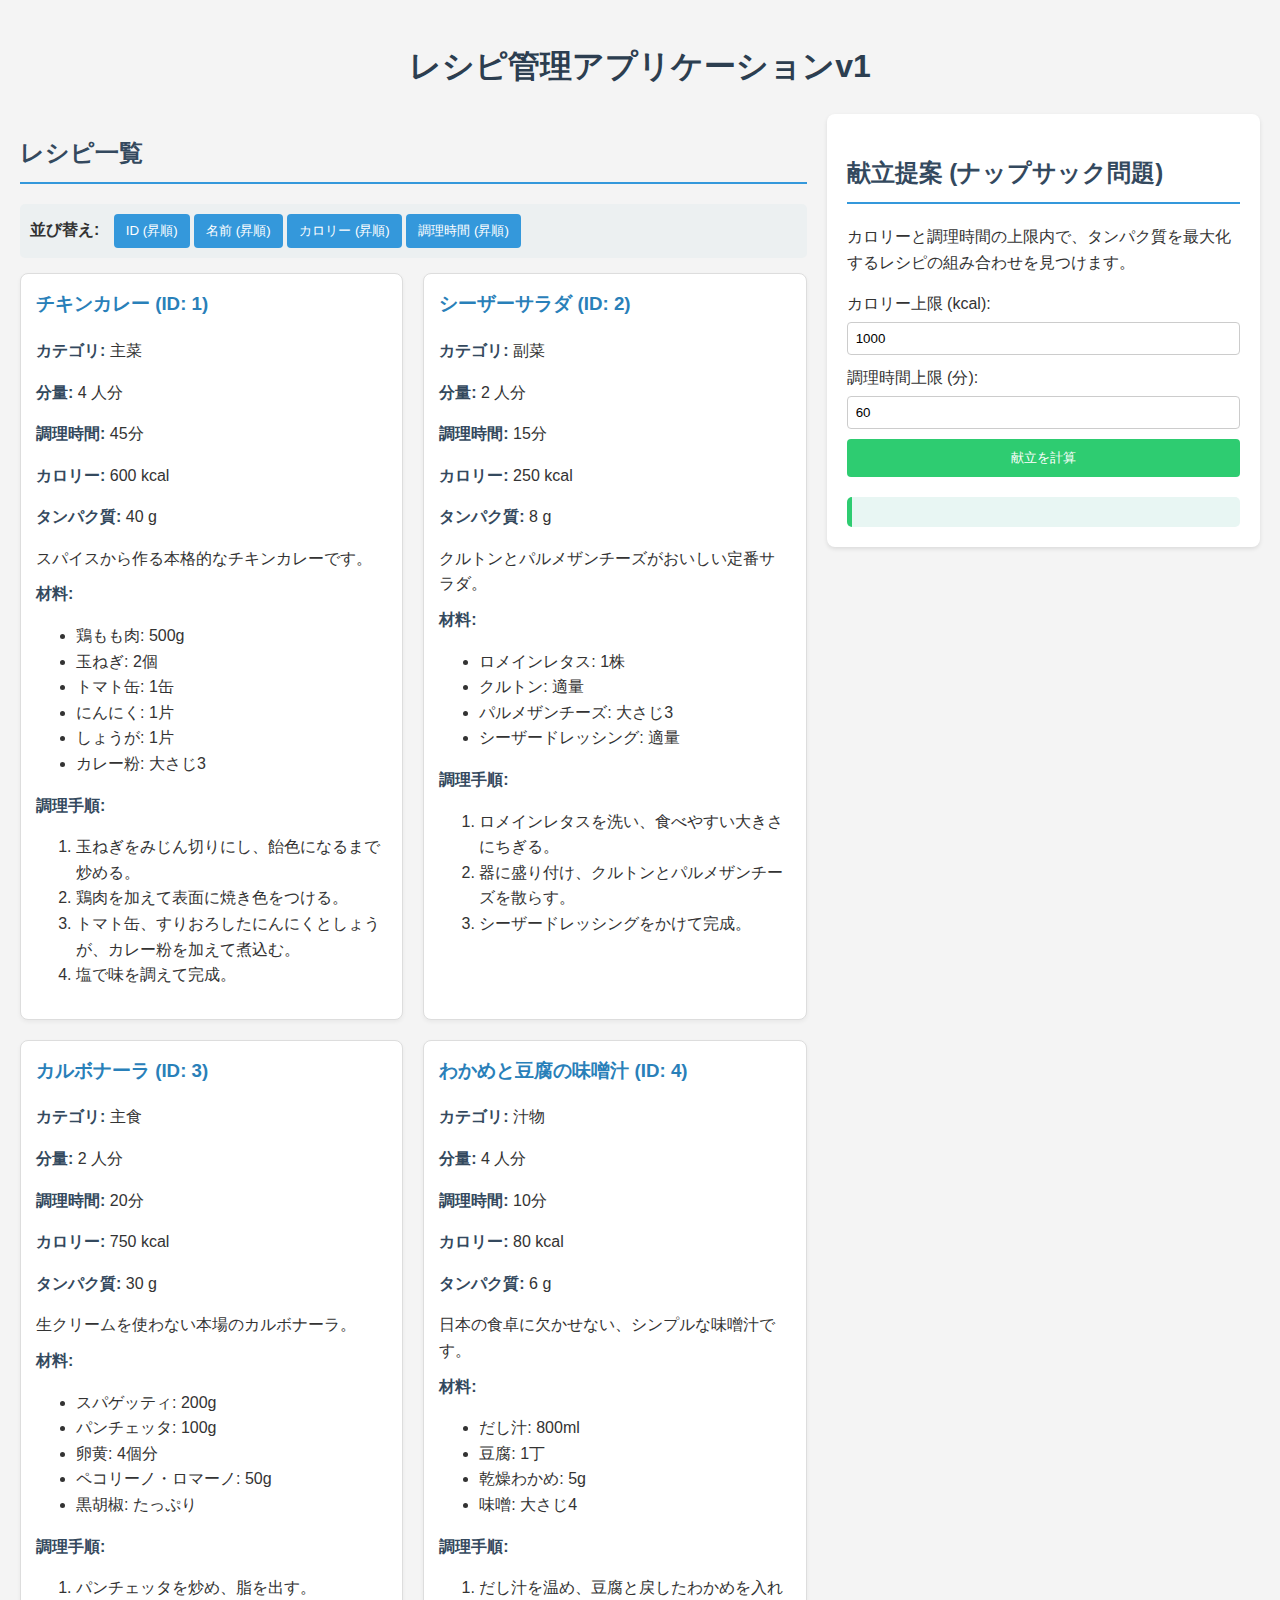
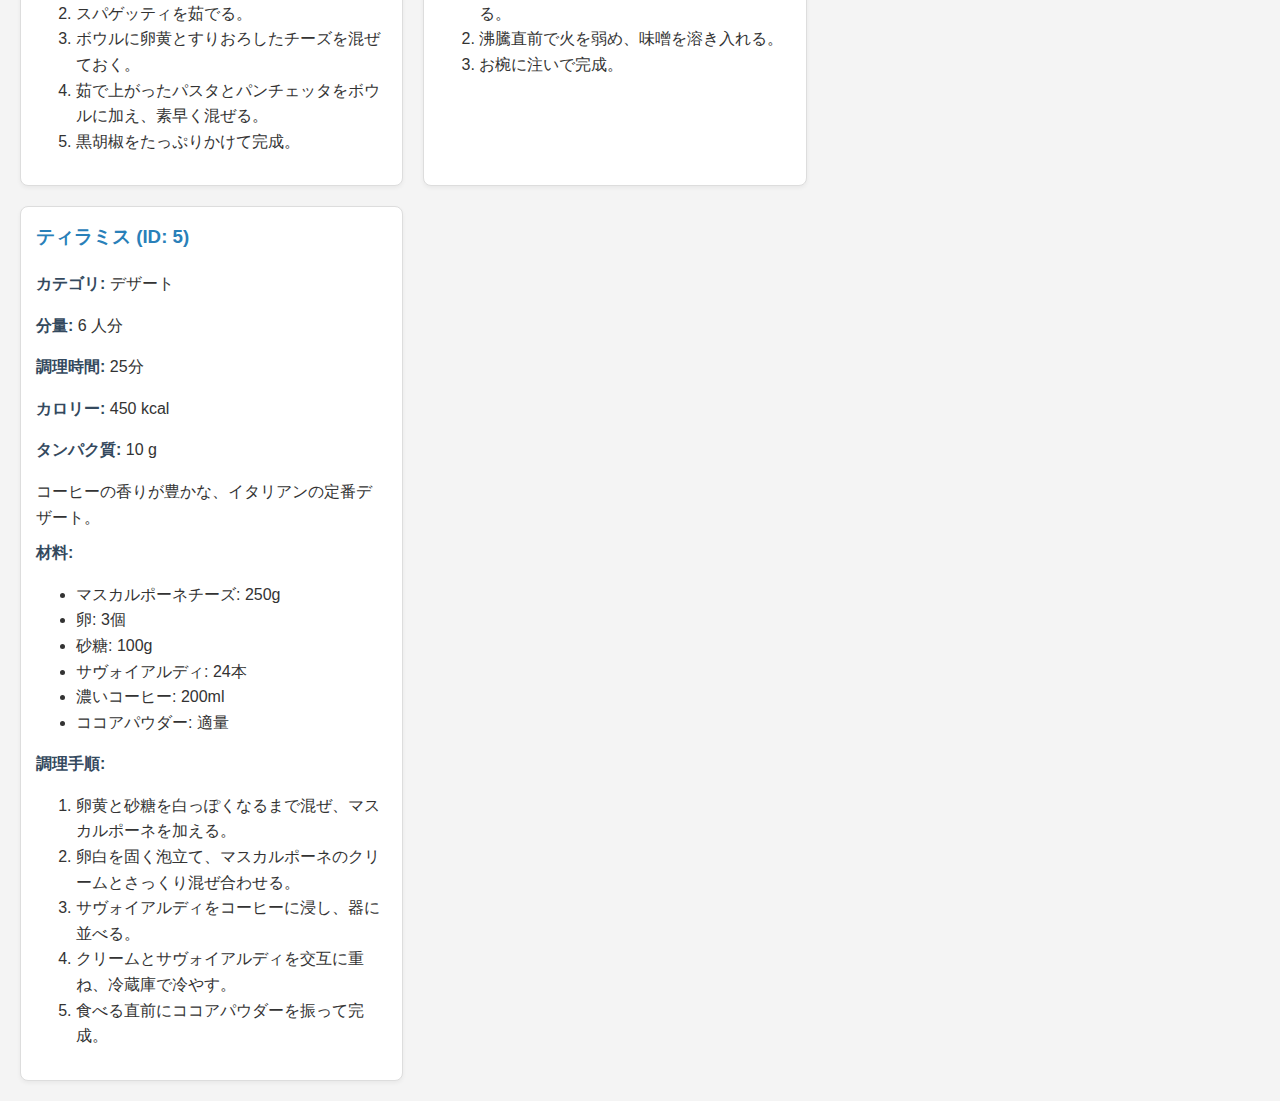
<file: index.html>
<!DOCTYPE html>
<html lang="ja">
<head>
    <meta charset="UTF-8">
    <meta name="viewport" content="width=device-width, initial-scale=1.0">
    <title>レシピ管理アプリケーションv1</title>
    <link rel="stylesheet" href="style.css">
</head>
<body>

    <h1>レシピ管理アプリケーションv1</h1>

    <div class="container">
        <!-- Part 1 & 3: Recipe Display -->
        <div class="recipe-section">
            <h2>レシピ一覧</h2>
            <div class="controls">
                <span>並び替え:</span>
                <button id="sort-id-asc">ID (昇順)</button>
                <button id="sort-name-asc">名前 (昇順)</button>
                <button id="sort-calories-asc">カロリー (昇順)</button>
                <button id="sort-cookingTime-asc">調理時間 (昇順)</button>
            </div>
            <div id="recipe-list" class="recipe-list-container"></div>
        </div>

        <!-- Part 2: Knapsack Problem -->
        <div class="knapsack-section">
            <h2>献立提案 (ナップサック問題)</h2>
            <p>カロリーと調理時間の上限内で、タンパク質を最大化するレシピの組み合わせを見つけます。</p>
            <form id="knapsack-form">
                <div>
                    <label for="maxCalories">カロリー上限 (kcal):</label>
                    <input type="number" id="maxCalories" value="1000" required>
                </div>
                <div>
                    <label for="maxCookingTime">調理時間上限 (分):</label>
                    <input type="number" id="maxCookingTime" value="60" required>
                </div>
                <button type="submit">献立を計算</button>
            </form>
            <div id="knapsack-result" class="knapsack-result-container"></div>
        </div>
    </div>

    <script src="algorithms.js"></script>
    <script src="app.js"></script>

</body>
</html>
</file>
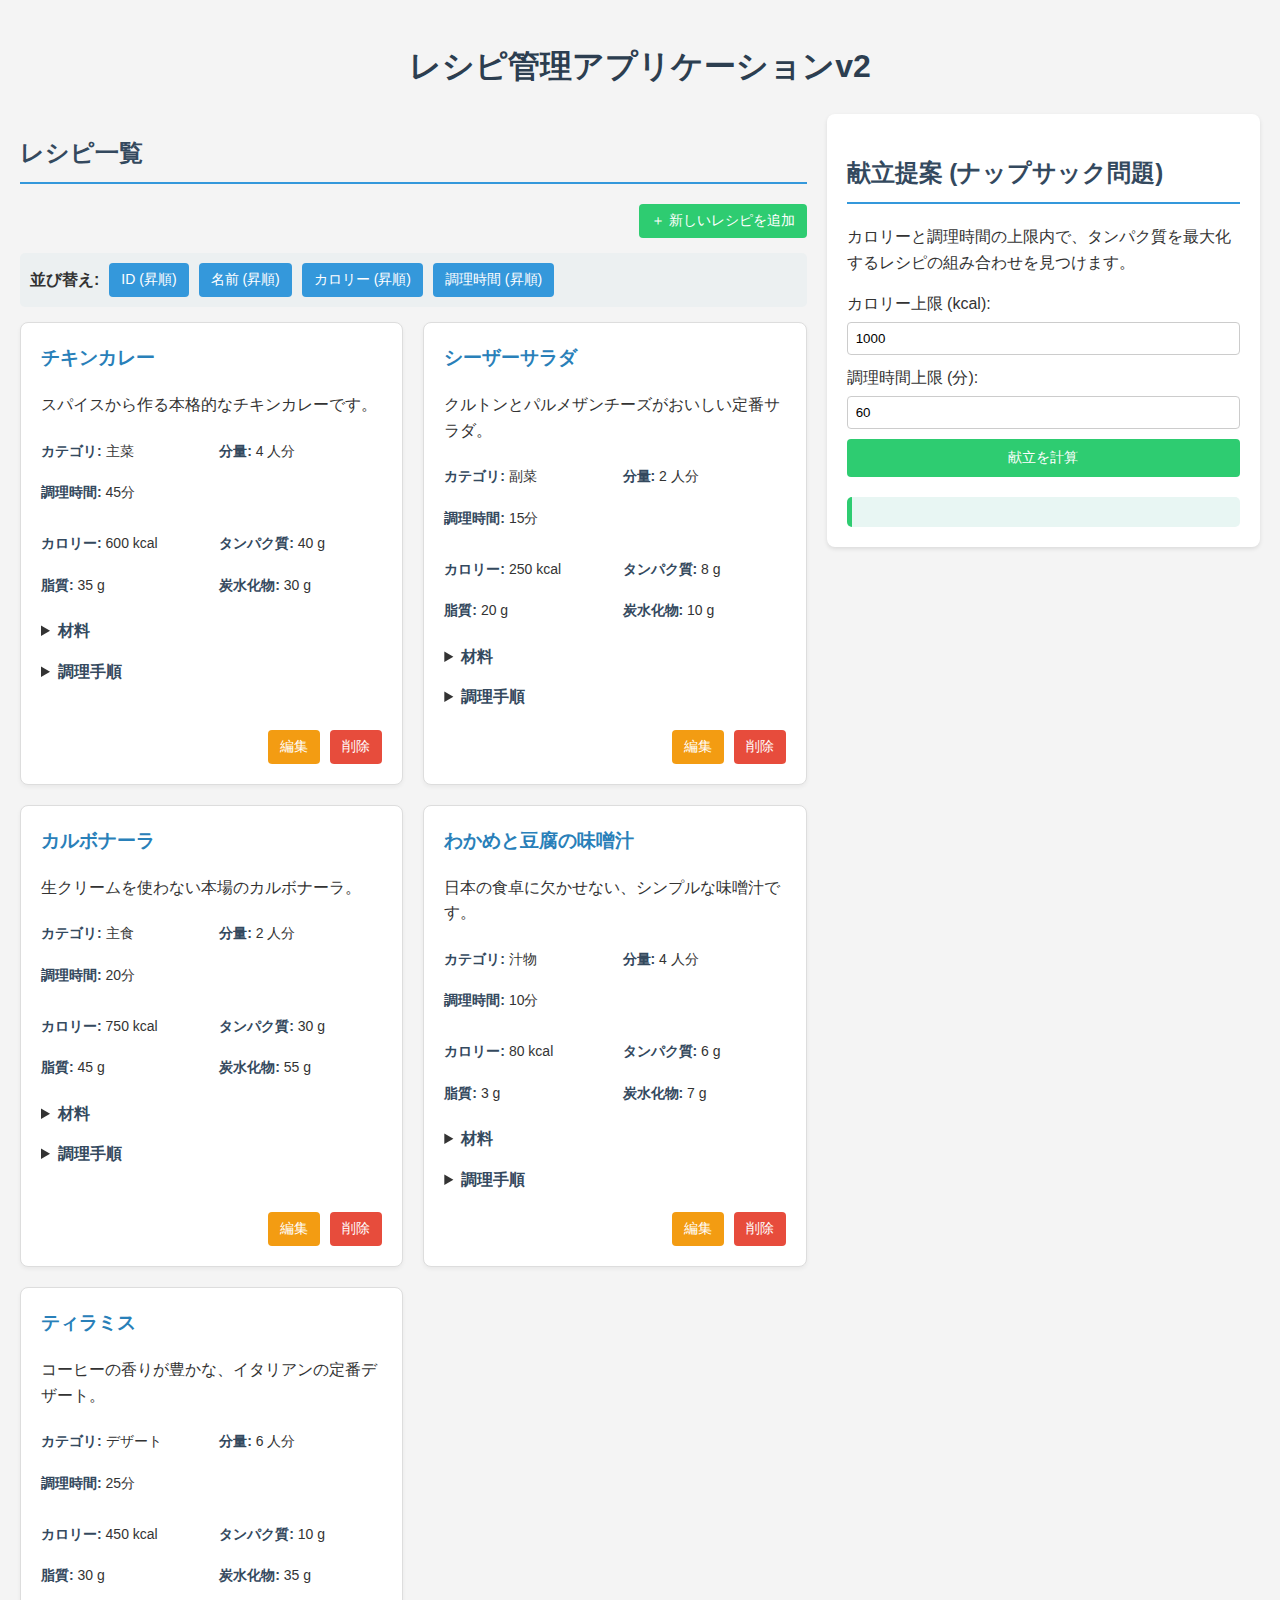
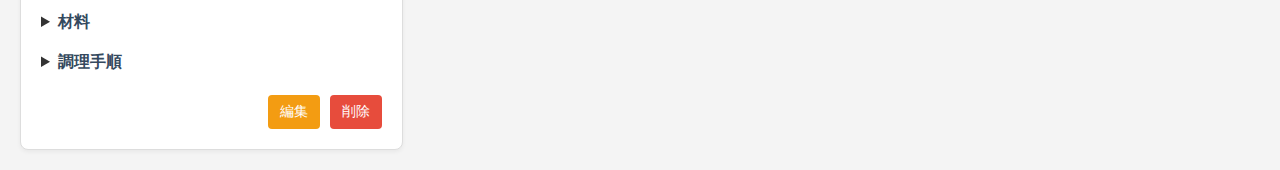
<file: recipe-manager/index.html>
<!DOCTYPE html>
<html lang="ja">
<head>
    <meta charset="UTF-8">
    <meta name="viewport" content="width=device-width, initial-scale=1.0">
    <title>レシピ管理アプリケーションv2</title>
    <link rel="stylesheet" href="style.css">
</head>
<body>

    <h1>レシピ管理アプリケーションv2</h1>

    <div class="container">
        <!-- Part 1 & 3: Recipe Display -->
        <div class="recipe-section">
            <h2>レシピ一覧</h2>
            <div class="add-recipe-container">
                <button id="add-new-recipe" class="btn-add">＋ 新しいレシピを追加</button>
            </div>
            <div class="controls">
                <span>並び替え:</span>
                <button id="sort-id-asc">ID (昇順)</button>
                <button id="sort-name-asc">名前 (昇順)</button>
                <button id="sort-calories-asc">カロリー (昇順)</button>
                <button id="sort-cookingTime-asc">調理時間 (昇順)</button>
            </div>
            <div id="recipe-list" class="recipe-list-container"></div>
        </div>

        <!-- Part 2: Knapsack Problem -->
        <div class="knapsack-section">
            <h2>献立提案 (ナップサック問題)</h2>
            <p>カロリーと調理時間の上限内で、タンパク質を最大化するレシピの組み合わせを見つけます。</p>
            <form id="knapsack-form">
                <div>
                    <label for="maxCalories">カロリー上限 (kcal):</label>
                    <input type="number" id="maxCalories" value="1000" required>
                </div>
                <div>
                    <label for="maxCookingTime">調理時間上限 (分):</label>
                    <input type="number" id="maxCookingTime" value="60" required>
                </div>
                <button type="submit">献立を計算</button>
            </form>
            <div id="knapsack-result" class="knapsack-result-container"></div>
        </div>
    </div>

    <!-- Recipe Edit/Add Modal -->
    <div id="recipe-modal" class="modal-overlay" style="display: none;">
        <div class="modal-content">
            <h2 id="modal-title">レシピの編集</h2>
            <form id="recipe-form">
                <input type="hidden" id="recipe-id">
                
                <div class="form-group">
                    <label for="recipe-name">レシピ名</label>
                    <input type="text" id="recipe-name" required>
                </div>
                
                <div class="form-group">
                    <label for="recipe-description">説明</label>
                    <textarea id="recipe-description" rows="3"></textarea>
                </div>

                <div class="form-grid">
                    <div class="form-group">
                        <label for="recipe-servings">分量 (人分)</label>
                        <input type="number" id="recipe-servings" min="1" required>
                        <div class="error-message"></div>
                    </div>
                    <div class="form-group">
                        <label for="recipe-cookingTime">調理時間 (分)</label>
                        <input type="number" id="recipe-cookingTime" min="1" required>
                        <div class="error-message"></div>
                    </div>
                    <div class="form-group">
                        <label for="recipe-category">カテゴリ</label>
                        <input type="text" id="recipe-category" required>
                    </div>
                </div>

                <fieldset>
                    <legend>栄養素</legend>
                    <div class="form-grid">
                        <div class="form-group">
                            <label for="recipe-calories">カロリー (kcal)</label>
                            <input type="number" id="recipe-calories" min="0" required>
                            <div class="error-message"></div>
                        </div>
                        <div class="form-group">
                            <label for="recipe-protein">タンパク質 (g)</label>
                            <input type="number" id="recipe-protein" min="0" required>
                            <div class="error-message"></div>
                        </div>
                        <div class="form-group">
                            <label for="recipe-fat">脂質 (g)</label>
                            <input type="number" id="recipe-fat" min="0" required>
                            <div class="error-message"></div>
                        </div>
                        <div class="form-group">
                            <label for="recipe-carbohydrates">炭水化物 (g)</label>
                            <input type="number" id="recipe-carbohydrates" min="0" required>
                            <div class="error-message"></div>
                        </div>
                    </div>
                </fieldset>

                <fieldset id="ingredients-fieldset">
                    <legend>材料</legend>
                    <div id="ingredients-container"></div>
                    <button type="button" id="add-ingredient" class="btn-add-small">＋ 材料を追加</button>
                </fieldset>

                <fieldset id="steps-fieldset">
                    <legend>調理手順</legend>
                    <div id="steps-container"></div>
                    <button type="button" id="add-step" class="btn-add-small">＋ 手順を追加</button>
                </fieldset>

                <div class="modal-actions">
                    <button type="submit" id="save-recipe" class="btn-save">保存</button>
                    <button type="button" id="cancel-edit" class="btn-cancel">キャンセル</button>
                </div>
            </form>
        </div>
    </div>

    <script src="algorithms.js"></script>
    <script src="app.js"></script>

</body>
</html>
</file>
<file: style.css>
body {
    font-family: -apple-system, BlinkMacSystemFont, "Segoe UI", Roboto, Helvetica, Arial, sans-serif;
    line-height: 1.6;
    background-color: #f4f4f4;
    color: #333;
    margin: 0;
    padding: 20px;
}

h1 {
    text-align: center;
    color: #2c3e50;
}

.container {
    display: flex;
    flex-wrap: wrap;
    gap: 20px;
}

.recipe-section {
    flex: 2;
    min-width: 400px;
}

.knapsack-section {
    flex: 1;
    min-width: 300px;
    background: #fff;
    padding: 20px;
    border-radius: 8px;
    box-shadow: 0 2px 4px rgba(0,0,0,0.1);
    align-self: flex-start;
}

h2 {
    color: #34495e;
    border-bottom: 2px solid #3498db;
    padding-bottom: 10px;
}

.controls {
    margin-bottom: 15px;
    background-color: #ecf0f1;
    padding: 10px;
    border-radius: 5px;
}

.controls span {
    font-weight: bold;
    margin-right: 10px;
}

button {
    background-color: #3498db;
    color: white;
    border: none;
    padding: 8px 12px;
    border-radius: 4px;
    cursor: pointer;
    transition: background-color 0.3s;
}

button:hover {
    background-color: #2980b9;
}

.recipe-list-container {
    display: grid;
    grid-template-columns: repeat(auto-fill, minmax(300px, 1fr));
    gap: 20px;
}

.recipe-card {
    background: #fff;
    border: 1px solid #ddd;
    border-radius: 8px;
    padding: 15px;
    box-shadow: 0 2px 4px rgba(0,0,0,0.05);
}

.recipe-card h3 {
    margin-top: 0;
    color: #2980b9;
}

.recipe-card p {
    margin-bottom: 10px;
}

.recipe-card strong {
    color: #34495e;
}

#knapsack-form div {
    margin-bottom: 10px;
}

#knapsack-form label {
    display: block;
    margin-bottom: 5px;
}

#knapsack-form input {
    width: 100%;
    padding: 8px;
    box-sizing: border-box;
    border: 1px solid #ccc;
    border-radius: 4px;
}

#knapsack-form button {
    width: 100%;
    padding: 10px;
    background-color: #2ecc71;
}

#knapsack-form button:hover {
    background-color: #27ae60;
}

.knapsack-result-container {
    margin-top: 20px;
    background-color: #e8f6f3;
    padding: 15px;
    border-radius: 5px;
    border-left: 5px solid #2ecc71;
}
</file>
<file: recipe-manager/style.css>
/* Base Styles */
body {
    font-family: -apple-system, BlinkMacSystemFont, "Segoe UI", Roboto, Helvetica, Arial, sans-serif;
    line-height: 1.6;
    background-color: #f4f4f4;
    color: #333;
    margin: 0;
    padding: 20px;
}

h1 {
    text-align: center;
    color: #2c3e50;
}

.container {
    display: flex;
    flex-wrap: wrap;
    gap: 20px;
}

.recipe-section {
    flex: 2;
    min-width: 400px;
}

.knapsack-section {
    flex: 1;
    min-width: 300px;
    background: #fff;
    padding: 20px;
    border-radius: 8px;
    box-shadow: 0 2px 4px rgba(0,0,0,0.1);
    align-self: flex-start;
}

h2 {
    color: #34495e;
    border-bottom: 2px solid #3498db;
    padding-bottom: 10px;
}

.controls {
    margin-bottom: 15px;
    background-color: #ecf0f1;
    padding: 10px;
    border-radius: 5px;
    display: flex;
    flex-wrap: wrap;
    gap: 10px;
    align-items: center;
}

.controls span {
    font-weight: bold;
}

.add-recipe-container {
    display: flex;
    justify-content: flex-end;
    margin-bottom: 15px;
}

button {
    background-color: #3498db;
    color: white;
    border: none;
    padding: 8px 12px;
    border-radius: 4px;
    cursor: pointer;
    transition: background-color 0.3s;
    font-size: 14px;
}

button:hover {
    background-color: #2980b9;
}

.recipe-list-container {
    display: grid;
    grid-template-columns: repeat(auto-fill, minmax(300px, 1fr));
    gap: 20px;
}

.recipe-card {
    background: #fff;
    border: 1px solid #ddd;
    border-radius: 8px;
    padding: 20px;
    box-shadow: 0 2px 4px rgba(0,0,0,0.05);
    display: flex;
    flex-direction: column;
}

.recipe-card-content {
    flex-grow: 1;
}

.recipe-card h3 {
    margin-top: 0;
    color: #2980b9;
}

.recipe-card p {
    margin: 0.5em 0;
}

.recipe-card strong {
    color: #34495e;
}

.recipe-meta, .recipe-nutrition {
    display: grid;
    grid-template-columns: 1fr 1fr;
    gap: 5px 15px;
    margin: 15px 0;
    font-size: 14px;
}

.recipe-card details {
    margin-top: 10px;
}

.recipe-card summary {
    cursor: pointer;
    font-weight: bold;
    margin-bottom: 5px;
}

.recipe-card summary:hover {
    color: #3498db;
}

.recipe-card ul, .recipe-card ol {
    padding-left: 20px;
}

.recipe-card-actions {
    margin-top: 15px;
    display: flex;
    gap: 10px;
    justify-content: flex-end;
}

/* Knapsack Section */
#knapsack-form div {
    margin-bottom: 10px;
}

#knapsack-form label {
    display: block;
    margin-bottom: 5px;
}

#knapsack-form input {
    width: 100%;
    padding: 8px;
    box-sizing: border-box;
    border: 1px solid #ccc;
    border-radius: 4px;
}

#knapsack-form button {
    width: 100%;
    padding: 10px;
    background-color: #2ecc71;
}

#knapsack-form button:hover {
    background-color: #27ae60;
}

.knapsack-result-container {
    margin-top: 20px;
    background-color: #e8f6f3;
    padding: 15px;
    border-radius: 5px;
    border-left: 5px solid #2ecc71;
}

/* Modal Styles */
.modal-overlay {
    position: fixed;
    top: 0;
    left: 0;
    width: 100%;
    height: 100%;
    background-color: rgba(0, 0, 0, 0.6);
    display: flex;
    justify-content: center;
    align-items: center;
    z-index: 1000;
}

.modal-content {
    background: #fff;
    padding: 25px;
    border-radius: 8px;
    box-shadow: 0 5px 15px rgba(0,0,0,0.3);
    width: 90%;
    max-width: 700px;
    max-height: 90vh;
    overflow-y: auto;
}

/* Form Styles */
#recipe-form .form-group {
    margin-bottom: 15px;
    position: relative;
}

#recipe-form label {
    display: block;
    font-weight: bold;
    margin-bottom: 5px;
}

#recipe-form input[type="text"],
#recipe-form input[type="number"],
#recipe-form textarea {
    width: 100%;
    padding: 10px;
    border: 1px solid #ccc;
    border-radius: 4px;
    box-sizing: border-box;
}

#recipe-form .form-grid {
    display: grid;
    grid-template-columns: repeat(auto-fit, minmax(120px, 1fr));
    gap: 15px;
}

#recipe-form fieldset {
    border: 1px solid #ddd;
    border-radius: 4px;
    padding: 15px;
    margin-bottom: 15px;
}

#recipe-form legend {
    font-weight: bold;
    color: #34495e;
    padding: 0 10px;
}

.dynamic-item {
    display: flex;
    gap: 10px;
    align-items: center;
    margin-bottom: 10px;
}

.dynamic-item .form-group {
    flex-grow: 1;
    margin-bottom: 0;
}

.dynamic-item input {
    flex-grow: 1;
}

.dynamic-item .dynamic-item-inputs {
    display: flex;
    flex-grow: 1;
    gap: 10px;
}

/* Validation Styles */
#recipe-form input.invalid {
    border-color: #e74c3c;
}

.error-message {
    color: #e74c3c;
    font-size: 12px;
    margin-top: 4px;
    min-height: 15px; /* Reserve space to prevent layout shifts */
}

/* Button Styles */
.btn-add {
    background-color: #2ecc71;
}
.btn-add:hover {
    background-color: #27ae60;
}

.btn-edit {
    background-color: #f39c12;
}
.btn-edit:hover {
    background-color: #e67e22;
}

.btn-delete {
    background-color: #e74c3c;
}
.btn-delete:hover {
    background-color: #c0392b;
}

.btn-save {
    background-color: #3498db;
}
.btn-save:hover {
    background-color: #2980b9;
}

.btn-save:disabled {
    background-color: #bdc3c7;
    cursor: not-allowed;
}

.btn-cancel {
    background-color: #95a5a6;
}
.btn-cancel:hover {
    background-color: #7f8c8d;
}

.btn-add-small {
    background-color: #bdc3c7;
    color: #333;
    padding: 5px 10px;
    font-size: 12px;
}
.btn-add-small:hover {
    background-color: #95a5a6;
}

.modal-actions {
    display: flex;
    justify-content: flex-end;
    gap: 10px;
    margin-top: 20px;
}
</file>
